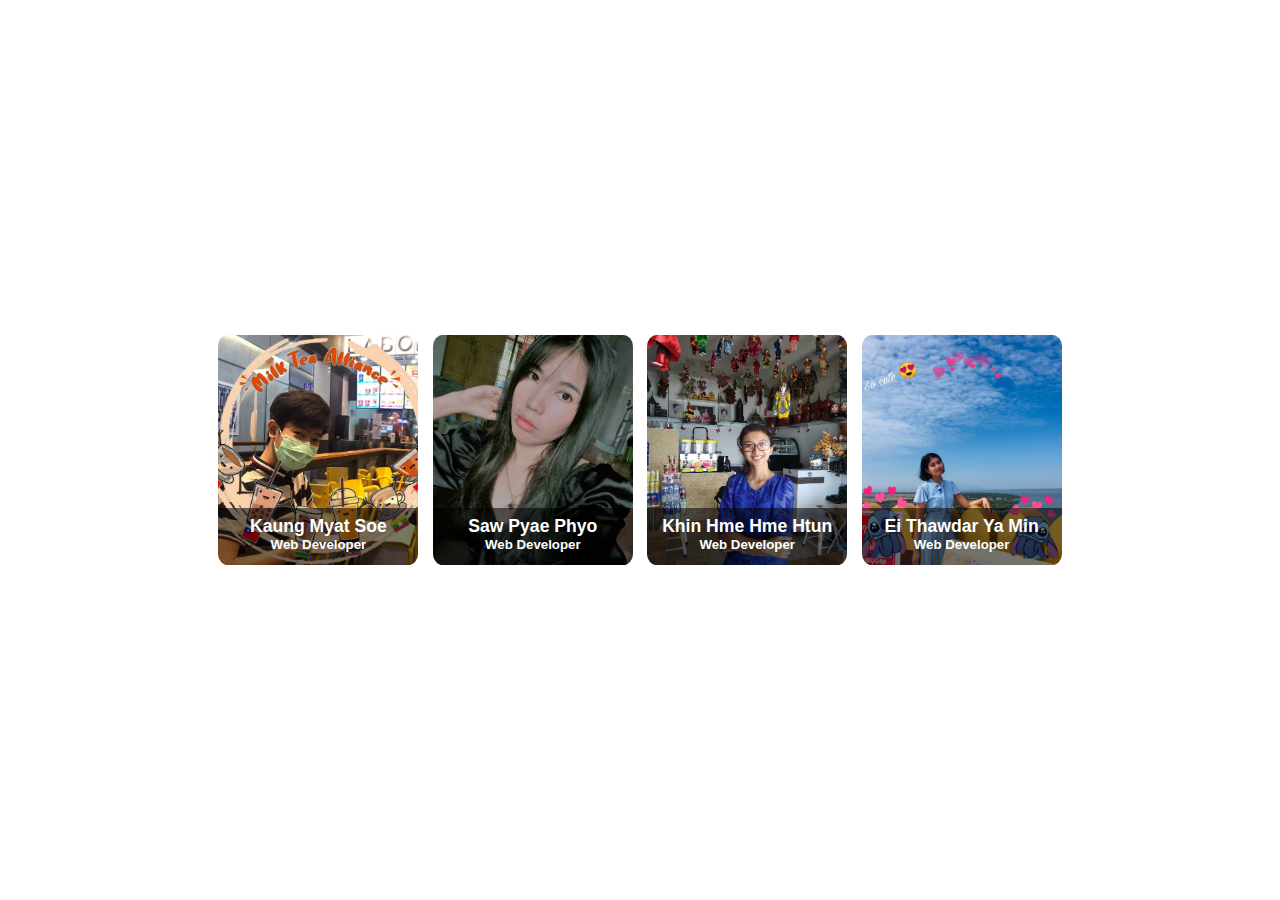
<file: 24122021/index.html>
<!DOCTYPE html>
<html lang="en">
  <head>
    <meta charset="UTF-8" />
    <meta http-equiv="X-UA-Compatible" content="IE=edge" />
    <meta name="viewport" content="width=device-width, initial-scale=1.0" />
    <title>Card simple</title>
    <style>
      * {
        margin: 0;
        padding: 0;
        box-sizing: border-box;
        font-family: "Roboto", sans-serif;
      }

      .container {
        display: flex;
        gap: 0.9rem;
        flex-wrap: wrap;
        justify-content: center;
      }

      .card {
        width: 200px;
        height: 230px;
        border-radius: 5%;
        overflow: hidden;
        position: relative;
      }

      .card > img {
        width: 100%;
        height: 100%;
        object-fit: cover;
      }

      .card-overlay > h4 {
        font-size: 1.1rem;
      }

      .card-overlay {
        font-size: medium;
        position: absolute;
        top: 75%;
        left: 0;
        width: 100%;
        color: white;
        height: 100%;
        background-color: rgba(0, 0, 0, 0.534);
        justify-content: center;
        opacity: 1;
        z-index: 10;
        transition: all 0.5s ease;
        cursor: default;
        text-align: center;
        flex-wrap: wrap;
        padding-top: 0.5rem;
      }

      .card:hover .card-overlay {
        top: 55%;
      }

      .social {
        display: flex;
        gap: 0.9rem;
        justify-content: center;
        margin-top: 1.3rem;
      }

      .card:hover .social {
        top: 86%;
      }

      .social > svg {
        width: 15%;
        height: 15%;
      }
      .social > svg > path {
        transition: all 0.5s ease-out;
      }

      #whatsapp:hover path {
        fill: #25d366;
      }

      #github:hover path {
        fill: #c9510c;
      }

      #linkedin:hover path {
        fill: #0077b5;
      }

      #link:hover path {
        fill: white;
      }

      @keyframes card-animation {
        from {
          transform: translateY(50%);
          opacity: 0;
        }

        to {
          transform: translateY(0);
          opacity: 1;
        }
      }

      .card:nth-child(1) {
        animation: card-animation 0.5s ease-out;
      }

      .card:nth-child(2) {
        animation: card-animation 1s ease-out;
      }

      .card:nth-child(3) {
        animation: card-animation 1.5s ease-out;
      }

      .card:nth-child(4) {
        animation: card-animation 2s ease-out;
      }
      #content {
        height: 100vh !important;
      }
    </style>
  </head>

  <body>
    <div id="content" style="display: grid; place-items: center">
      <div class="container">
        <div class="card">
          <div class="card-overlay">
            <h4>Kaung Myat Soe</h4>
            <h5>Web Developer</h5>
            <div class="social">
              <!-- <img src="../assets/img/whatapp.svg" alt="whatsapp" /> -->
              <svg
                width="15%"
                id="whatsapp"
                height="15%"
                viewBox="0 0 44 44"
                fill="none"
                xmlns="http://www.w3.org/2000/svg"
              >
                <path
                  d="M37.5718 6.39657C35.5455 4.36068 33.1324 2.74662 30.4732 1.64844C27.814 0.550266 24.9618 -0.0100711 22.0829 8.63059e-05C10.0193 8.63059e-05 0.187845 9.78456 0.176796 21.7965C0.176796 25.6438 1.18785 29.3865 3.09668 32.7002L0 44L11.6133 40.9695C14.826 42.71 18.4252 43.6223 22.0829 43.6232H22.0939C34.1602 43.6232 43.9889 33.8387 44 21.8158C44.0028 18.9504 43.4359 16.1128 42.3322 13.4665C41.2285 10.8201 39.6097 8.41735 37.569 6.39657H37.5718ZM22.0829 39.9327C18.8204 39.9338 15.618 39.0598 12.8122 37.4027L12.1492 37.0067L5.25967 38.8052L7.09945 32.1145L6.66851 31.4242C4.84477 28.5376 3.88024 25.1956 3.88674 21.7855C3.88674 11.814 12.0552 3.67957 22.0939 3.67957C24.4855 3.6753 26.8542 4.14233 29.0636 5.05372C31.273 5.96512 33.2793 7.30285 34.9668 8.98981C36.6603 10.6702 38.0028 12.6677 38.9169 14.8672C39.831 17.0666 40.2986 19.4245 40.2928 21.8048C40.2818 31.812 32.1133 39.9327 22.0829 39.9327ZM32.0691 26.3643C31.5249 26.092 28.837 24.7748 28.3315 24.5878C27.8287 24.409 27.4613 24.3155 27.1022 24.86C26.7348 25.4018 25.6851 26.6365 25.3702 26.9913C25.0552 27.357 24.7293 27.3983 24.1823 27.1288C23.6381 26.8538 21.8729 26.2818 19.7845 24.42C18.1547 22.9763 17.0635 21.1888 16.7376 20.647C16.4226 20.1025 16.7072 19.811 16.9807 19.5388C17.221 19.2968 17.5249 18.9008 17.7983 18.5873C18.0746 18.2738 18.1657 18.0428 18.3453 17.6798C18.5249 17.3113 18.4392 16.9978 18.3039 16.7255C18.1657 16.4533 17.0746 13.7665 16.6133 12.683C16.1713 11.6133 15.721 11.7618 15.384 11.748C15.0691 11.7288 14.7017 11.7288 14.3343 11.7288C14.0568 11.7357 13.7838 11.7995 13.5323 11.9164C13.2808 12.0333 13.0563 12.2007 12.8729 12.408C12.3702 12.9525 10.9641 14.2698 10.9641 16.9565C10.9641 19.6433 12.9254 22.2255 13.2017 22.5913C13.4724 22.957 17.0525 28.4542 22.547 30.8192C23.8453 31.383 24.8674 31.7157 25.6657 31.9687C26.9779 32.3867 28.163 32.3235 29.1077 32.1887C30.1574 32.0292 32.3425 30.8687 32.8039 29.5955C33.2569 28.3195 33.2569 27.2305 33.1188 27.0023C32.9834 26.7713 32.616 26.6365 32.0691 26.3643Z"
                  fill="#C8C8C8"
                />
              </svg>

              <!-- <img
                src="../assets/img/github.svg"
                alt="github"
              /> -->

              <svg
                width="44"
                height="44"
                id="github"
                viewBox="0 0 44 44"
                fill="none"
                xmlns="http://www.w3.org/2000/svg"
              >
                <path
                  d="M22 0C9.845 0 0 10.094 0 22.5565C0 32.5377 6.2975 40.9682 15.0425 43.9569C16.1425 44.1543 16.555 43.4776 16.555 42.8855C16.555 42.3498 16.5275 40.5734 16.5275 38.6843C11 39.7276 9.57 37.3027 9.13 36.034C8.8825 35.3855 7.81 33.3836 6.875 32.8478C6.105 32.4249 5.005 31.3817 6.8475 31.3535C8.58 31.3253 9.8175 32.9888 10.23 33.6655C12.21 37.0772 15.3725 36.1185 16.6375 35.5264C16.83 34.0603 17.4075 33.0734 18.04 32.5095C13.145 31.9456 8.03 30.0001 8.03 21.3722C8.03 18.9192 8.8825 16.8892 10.285 15.3102C10.065 14.7463 9.295 12.4342 10.505 9.33274C10.505 9.33274 12.3475 8.74063 16.555 11.6448C18.315 11.1373 20.185 10.8835 22.055 10.8835C23.925 10.8835 25.795 11.1373 27.555 11.6448C31.7625 8.71243 33.605 9.33274 33.605 9.33274C34.815 12.4342 34.045 14.7463 33.825 15.3102C35.2275 16.8892 36.08 18.891 36.08 21.3722C36.08 30.0283 30.9375 31.9456 26.0425 32.5095C26.84 33.2144 27.5275 34.5678 27.5275 36.6824C27.5275 39.6994 27.5 42.1242 27.5 42.8855C27.5 43.4776 27.9125 44.1825 29.0125 43.9569C33.3801 42.4456 37.1754 39.5678 39.8641 35.7288C42.5527 31.8897 43.9992 27.2827 44 22.5565C44 10.094 34.155 0 22 0Z"
                  fill="#C8C8C8"
                />
              </svg>

              <svg
                width="44"
                height="44"
                id="linkedin"
                viewBox="0 0 44 44"
                fill="none"
                xmlns="http://www.w3.org/2000/svg"
              >
                <path
                  d="M0 3.1515C0 1.41075 1.4465 0 3.23125 0H40.7687C42.5535 0 44 1.41075 44 3.1515V40.8485C44 42.5892 42.5535 44 40.7687 44H3.23125C1.4465 44 0 42.5892 0 40.8485V3.1515ZM13.5932 36.8335V16.9648H6.9905V36.8335H13.5932ZM10.2933 14.2505C12.595 14.2505 14.0278 12.727 14.0278 10.8185C13.9865 8.86875 12.5978 7.3865 10.3372 7.3865C8.07675 7.3865 6.6 8.8715 6.6 10.8185C6.6 12.727 8.03275 14.2505 10.2493 14.2505H10.2933ZM23.7903 36.8335V25.7373C23.7903 25.1433 23.8342 24.5492 24.0103 24.1257C24.486 22.9405 25.5723 21.7113 27.3983 21.7113C29.788 21.7113 30.7423 23.5318 30.7423 26.2048V36.8335H37.345V25.4375C37.345 19.3325 34.089 16.4945 29.744 16.4945C26.2405 16.4945 24.6702 18.4195 23.7903 19.7752V19.844H23.7463C23.7609 19.821 23.7755 19.7981 23.7903 19.7752V16.9648H17.1903C17.2727 18.8293 17.1903 36.8335 17.1903 36.8335H23.7903Z"
                  fill="#C8C8C8"
                />
              </svg>

              <!-- <img src="../assets/img/link.svg" alt="link" /> -->
              <svg
                width="44"
                height="44"
                id="link"
                viewBox="0 0 44 44"
                fill="none"
                xmlns="http://www.w3.org/2000/svg"
              >
                <path
                  d="M8.94487 18.1904L3.49231 23.6435C1.25622 25.8798 0 28.9128 0 32.0754C0 35.238 1.25622 38.2711 3.49231 40.5074C5.7284 42.7437 8.76119 44 11.9235 44C15.0858 44 18.1186 42.7437 20.3547 40.5074L27.6195 33.238C28.9679 31.8892 29.9731 30.2367 30.5508 28.419C31.1284 26.6014 31.2617 24.6717 30.9393 22.7919C30.617 20.9121 29.8484 19.137 28.6982 17.6157C27.5479 16.0944 26.0496 14.8713 24.3289 14.049L22 16.378C21.7636 16.6149 21.5579 16.8806 21.388 17.169C22.7174 17.5512 23.9241 18.2738 24.8888 19.2654C25.8534 20.2569 26.5426 21.4831 26.8882 22.8227C27.2338 24.1622 27.2239 25.5688 26.8593 26.9033C26.4948 28.2379 25.7883 29.4542 24.8097 30.432L17.5489 37.6974C16.0575 39.1889 14.0347 40.0269 11.9255 40.0269C9.81629 40.0269 7.79348 39.1889 6.30205 37.6974C4.81062 36.2058 3.97274 34.1828 3.97274 32.0734C3.97274 29.964 4.81062 27.941 6.30205 26.4495L9.45356 23.3017C9.00891 21.6352 8.83712 19.9078 8.94487 18.1864V18.1904Z"
                  fill="#C8C8C8"
                />
                <path
                  d="M16.3806 10.7581C15.0322 12.1068 14.0269 13.7593 13.4493 15.577C12.8716 17.3946 12.7384 19.3244 13.0607 21.2042C13.3831 23.084 14.1516 24.859 15.3019 26.3803C16.4521 27.9016 17.9505 29.1247 19.6712 29.9471L22.7512 26.8628C21.4037 26.5014 20.1751 25.7916 19.1889 24.8048C18.2026 23.8181 17.4934 22.5891 17.1325 21.2414C16.7717 19.8936 16.7719 18.4747 17.1331 17.127C17.4943 15.7794 18.2038 14.5506 19.1903 13.5641L26.4511 6.29864C27.9425 4.80708 29.9654 3.96913 32.0746 3.96913C34.1838 3.96913 36.2066 4.80708 37.698 6.29864C39.1894 7.79021 40.0273 9.8132 40.0273 11.9226C40.0273 14.032 39.1894 16.055 37.698 17.5465L34.5465 20.6944C34.9916 22.3637 35.1625 24.0926 35.0552 25.8096L40.5077 20.3565C42.7438 18.1202 44 15.0872 44 11.9246C44 8.76199 42.7438 5.72892 40.5077 3.49263C38.2716 1.25634 35.2389 0 32.0765 0C28.9142 0 25.8814 1.25634 23.6454 3.49263L16.3806 10.7581Z"
                  fill="#C8C8C8"
                />
              </svg>

              <!-- <img
                src="../assets/img/linkedin.svg"
                alt="linkedin"
              /> -->
            </div>
          </div>
          <img src="../assets/img/kms.jpg" alt="kms" />
        </div>

        <div class="card">
          <div class="card-overlay">
            <h4>Saw Pyae Phyo</h4>
            <h5>Web Developer</h5>
            <div class="social">
              <!-- <img src="../assets/img/whatapp.svg" alt="whatsapp" /> -->
              <svg
                width="15%"
                id="whatsapp"
                height="15%"
                viewBox="0 0 44 44"
                fill="none"
                xmlns="http://www.w3.org/2000/svg"
              >
                <path
                  d="M37.5718 6.39657C35.5455 4.36068 33.1324 2.74662 30.4732 1.64844C27.814 0.550266 24.9618 -0.0100711 22.0829 8.63059e-05C10.0193 8.63059e-05 0.187845 9.78456 0.176796 21.7965C0.176796 25.6438 1.18785 29.3865 3.09668 32.7002L0 44L11.6133 40.9695C14.826 42.71 18.4252 43.6223 22.0829 43.6232H22.0939C34.1602 43.6232 43.9889 33.8387 44 21.8158C44.0028 18.9504 43.4359 16.1128 42.3322 13.4665C41.2285 10.8201 39.6097 8.41735 37.569 6.39657H37.5718ZM22.0829 39.9327C18.8204 39.9338 15.618 39.0598 12.8122 37.4027L12.1492 37.0067L5.25967 38.8052L7.09945 32.1145L6.66851 31.4242C4.84477 28.5376 3.88024 25.1956 3.88674 21.7855C3.88674 11.814 12.0552 3.67957 22.0939 3.67957C24.4855 3.6753 26.8542 4.14233 29.0636 5.05372C31.273 5.96512 33.2793 7.30285 34.9668 8.98981C36.6603 10.6702 38.0028 12.6677 38.9169 14.8672C39.831 17.0666 40.2986 19.4245 40.2928 21.8048C40.2818 31.812 32.1133 39.9327 22.0829 39.9327ZM32.0691 26.3643C31.5249 26.092 28.837 24.7748 28.3315 24.5878C27.8287 24.409 27.4613 24.3155 27.1022 24.86C26.7348 25.4018 25.6851 26.6365 25.3702 26.9913C25.0552 27.357 24.7293 27.3983 24.1823 27.1288C23.6381 26.8538 21.8729 26.2818 19.7845 24.42C18.1547 22.9763 17.0635 21.1888 16.7376 20.647C16.4226 20.1025 16.7072 19.811 16.9807 19.5388C17.221 19.2968 17.5249 18.9008 17.7983 18.5873C18.0746 18.2738 18.1657 18.0428 18.3453 17.6798C18.5249 17.3113 18.4392 16.9978 18.3039 16.7255C18.1657 16.4533 17.0746 13.7665 16.6133 12.683C16.1713 11.6133 15.721 11.7618 15.384 11.748C15.0691 11.7288 14.7017 11.7288 14.3343 11.7288C14.0568 11.7357 13.7838 11.7995 13.5323 11.9164C13.2808 12.0333 13.0563 12.2007 12.8729 12.408C12.3702 12.9525 10.9641 14.2698 10.9641 16.9565C10.9641 19.6433 12.9254 22.2255 13.2017 22.5913C13.4724 22.957 17.0525 28.4542 22.547 30.8192C23.8453 31.383 24.8674 31.7157 25.6657 31.9687C26.9779 32.3867 28.163 32.3235 29.1077 32.1887C30.1574 32.0292 32.3425 30.8687 32.8039 29.5955C33.2569 28.3195 33.2569 27.2305 33.1188 27.0023C32.9834 26.7713 32.616 26.6365 32.0691 26.3643Z"
                  fill="#C8C8C8"
                />
              </svg>

              <!-- <img
                    src="../assets/img/github.svg"
                    alt="github"
                  /> -->

              <svg
                width="44"
                height="44"
                id="github"
                viewBox="0 0 44 44"
                fill="none"
                xmlns="http://www.w3.org/2000/svg"
              >
                <path
                  d="M22 0C9.845 0 0 10.094 0 22.5565C0 32.5377 6.2975 40.9682 15.0425 43.9569C16.1425 44.1543 16.555 43.4776 16.555 42.8855C16.555 42.3498 16.5275 40.5734 16.5275 38.6843C11 39.7276 9.57 37.3027 9.13 36.034C8.8825 35.3855 7.81 33.3836 6.875 32.8478C6.105 32.4249 5.005 31.3817 6.8475 31.3535C8.58 31.3253 9.8175 32.9888 10.23 33.6655C12.21 37.0772 15.3725 36.1185 16.6375 35.5264C16.83 34.0603 17.4075 33.0734 18.04 32.5095C13.145 31.9456 8.03 30.0001 8.03 21.3722C8.03 18.9192 8.8825 16.8892 10.285 15.3102C10.065 14.7463 9.295 12.4342 10.505 9.33274C10.505 9.33274 12.3475 8.74063 16.555 11.6448C18.315 11.1373 20.185 10.8835 22.055 10.8835C23.925 10.8835 25.795 11.1373 27.555 11.6448C31.7625 8.71243 33.605 9.33274 33.605 9.33274C34.815 12.4342 34.045 14.7463 33.825 15.3102C35.2275 16.8892 36.08 18.891 36.08 21.3722C36.08 30.0283 30.9375 31.9456 26.0425 32.5095C26.84 33.2144 27.5275 34.5678 27.5275 36.6824C27.5275 39.6994 27.5 42.1242 27.5 42.8855C27.5 43.4776 27.9125 44.1825 29.0125 43.9569C33.3801 42.4456 37.1754 39.5678 39.8641 35.7288C42.5527 31.8897 43.9992 27.2827 44 22.5565C44 10.094 34.155 0 22 0Z"
                  fill="#C8C8C8"
                />
              </svg>

              <svg
                width="44"
                height="44"
                id="linkedin"
                viewBox="0 0 44 44"
                fill="none"
                xmlns="http://www.w3.org/2000/svg"
              >
                <path
                  d="M0 3.1515C0 1.41075 1.4465 0 3.23125 0H40.7687C42.5535 0 44 1.41075 44 3.1515V40.8485C44 42.5892 42.5535 44 40.7687 44H3.23125C1.4465 44 0 42.5892 0 40.8485V3.1515ZM13.5932 36.8335V16.9648H6.9905V36.8335H13.5932ZM10.2933 14.2505C12.595 14.2505 14.0278 12.727 14.0278 10.8185C13.9865 8.86875 12.5978 7.3865 10.3372 7.3865C8.07675 7.3865 6.6 8.8715 6.6 10.8185C6.6 12.727 8.03275 14.2505 10.2493 14.2505H10.2933ZM23.7903 36.8335V25.7373C23.7903 25.1433 23.8342 24.5492 24.0103 24.1257C24.486 22.9405 25.5723 21.7113 27.3983 21.7113C29.788 21.7113 30.7423 23.5318 30.7423 26.2048V36.8335H37.345V25.4375C37.345 19.3325 34.089 16.4945 29.744 16.4945C26.2405 16.4945 24.6702 18.4195 23.7903 19.7752V19.844H23.7463C23.7609 19.821 23.7755 19.7981 23.7903 19.7752V16.9648H17.1903C17.2727 18.8293 17.1903 36.8335 17.1903 36.8335H23.7903Z"
                  fill="#C8C8C8"
                />
              </svg>

              <!-- <img src="../assets/img/link.svg" alt="link" /> -->
              <svg
                width="44"
                height="44"
                id="link"
                viewBox="0 0 44 44"
                fill="none"
                xmlns="http://www.w3.org/2000/svg"
              >
                <path
                  d="M8.94487 18.1904L3.49231 23.6435C1.25622 25.8798 0 28.9128 0 32.0754C0 35.238 1.25622 38.2711 3.49231 40.5074C5.7284 42.7437 8.76119 44 11.9235 44C15.0858 44 18.1186 42.7437 20.3547 40.5074L27.6195 33.238C28.9679 31.8892 29.9731 30.2367 30.5508 28.419C31.1284 26.6014 31.2617 24.6717 30.9393 22.7919C30.617 20.9121 29.8484 19.137 28.6982 17.6157C27.5479 16.0944 26.0496 14.8713 24.3289 14.049L22 16.378C21.7636 16.6149 21.5579 16.8806 21.388 17.169C22.7174 17.5512 23.9241 18.2738 24.8888 19.2654C25.8534 20.2569 26.5426 21.4831 26.8882 22.8227C27.2338 24.1622 27.2239 25.5688 26.8593 26.9033C26.4948 28.2379 25.7883 29.4542 24.8097 30.432L17.5489 37.6974C16.0575 39.1889 14.0347 40.0269 11.9255 40.0269C9.81629 40.0269 7.79348 39.1889 6.30205 37.6974C4.81062 36.2058 3.97274 34.1828 3.97274 32.0734C3.97274 29.964 4.81062 27.941 6.30205 26.4495L9.45356 23.3017C9.00891 21.6352 8.83712 19.9078 8.94487 18.1864V18.1904Z"
                  fill="#C8C8C8"
                />
                <path
                  d="M16.3806 10.7581C15.0322 12.1068 14.0269 13.7593 13.4493 15.577C12.8716 17.3946 12.7384 19.3244 13.0607 21.2042C13.3831 23.084 14.1516 24.859 15.3019 26.3803C16.4521 27.9016 17.9505 29.1247 19.6712 29.9471L22.7512 26.8628C21.4037 26.5014 20.1751 25.7916 19.1889 24.8048C18.2026 23.8181 17.4934 22.5891 17.1325 21.2414C16.7717 19.8936 16.7719 18.4747 17.1331 17.127C17.4943 15.7794 18.2038 14.5506 19.1903 13.5641L26.4511 6.29864C27.9425 4.80708 29.9654 3.96913 32.0746 3.96913C34.1838 3.96913 36.2066 4.80708 37.698 6.29864C39.1894 7.79021 40.0273 9.8132 40.0273 11.9226C40.0273 14.032 39.1894 16.055 37.698 17.5465L34.5465 20.6944C34.9916 22.3637 35.1625 24.0926 35.0552 25.8096L40.5077 20.3565C42.7438 18.1202 44 15.0872 44 11.9246C44 8.76199 42.7438 5.72892 40.5077 3.49263C38.2716 1.25634 35.2389 0 32.0765 0C28.9142 0 25.8814 1.25634 23.6454 3.49263L16.3806 10.7581Z"
                  fill="#C8C8C8"
                />
              </svg>

              <!-- <img
                    src="../assets/img/linkedin.svg"
                    alt="linkedin"
                  /> -->
            </div>
          </div>
          <img src="../assets/img/spp.jpg" alt="spp" />
        </div>

        <div class="card">
          <div class="card-overlay">
            <h4>Khin Hme Hme Htun</h4>
            <h5>Web Developer</h5>
            <div class="social">
              <!-- <img src="../assets/img/whatapp.svg" alt="whatsapp" /> -->
              <svg
                width="15%"
                id="whatsapp"
                height="15%"
                viewBox="0 0 44 44"
                fill="none"
                xmlns="http://www.w3.org/2000/svg"
              >
                <path
                  d="M37.5718 6.39657C35.5455 4.36068 33.1324 2.74662 30.4732 1.64844C27.814 0.550266 24.9618 -0.0100711 22.0829 8.63059e-05C10.0193 8.63059e-05 0.187845 9.78456 0.176796 21.7965C0.176796 25.6438 1.18785 29.3865 3.09668 32.7002L0 44L11.6133 40.9695C14.826 42.71 18.4252 43.6223 22.0829 43.6232H22.0939C34.1602 43.6232 43.9889 33.8387 44 21.8158C44.0028 18.9504 43.4359 16.1128 42.3322 13.4665C41.2285 10.8201 39.6097 8.41735 37.569 6.39657H37.5718ZM22.0829 39.9327C18.8204 39.9338 15.618 39.0598 12.8122 37.4027L12.1492 37.0067L5.25967 38.8052L7.09945 32.1145L6.66851 31.4242C4.84477 28.5376 3.88024 25.1956 3.88674 21.7855C3.88674 11.814 12.0552 3.67957 22.0939 3.67957C24.4855 3.6753 26.8542 4.14233 29.0636 5.05372C31.273 5.96512 33.2793 7.30285 34.9668 8.98981C36.6603 10.6702 38.0028 12.6677 38.9169 14.8672C39.831 17.0666 40.2986 19.4245 40.2928 21.8048C40.2818 31.812 32.1133 39.9327 22.0829 39.9327ZM32.0691 26.3643C31.5249 26.092 28.837 24.7748 28.3315 24.5878C27.8287 24.409 27.4613 24.3155 27.1022 24.86C26.7348 25.4018 25.6851 26.6365 25.3702 26.9913C25.0552 27.357 24.7293 27.3983 24.1823 27.1288C23.6381 26.8538 21.8729 26.2818 19.7845 24.42C18.1547 22.9763 17.0635 21.1888 16.7376 20.647C16.4226 20.1025 16.7072 19.811 16.9807 19.5388C17.221 19.2968 17.5249 18.9008 17.7983 18.5873C18.0746 18.2738 18.1657 18.0428 18.3453 17.6798C18.5249 17.3113 18.4392 16.9978 18.3039 16.7255C18.1657 16.4533 17.0746 13.7665 16.6133 12.683C16.1713 11.6133 15.721 11.7618 15.384 11.748C15.0691 11.7288 14.7017 11.7288 14.3343 11.7288C14.0568 11.7357 13.7838 11.7995 13.5323 11.9164C13.2808 12.0333 13.0563 12.2007 12.8729 12.408C12.3702 12.9525 10.9641 14.2698 10.9641 16.9565C10.9641 19.6433 12.9254 22.2255 13.2017 22.5913C13.4724 22.957 17.0525 28.4542 22.547 30.8192C23.8453 31.383 24.8674 31.7157 25.6657 31.9687C26.9779 32.3867 28.163 32.3235 29.1077 32.1887C30.1574 32.0292 32.3425 30.8687 32.8039 29.5955C33.2569 28.3195 33.2569 27.2305 33.1188 27.0023C32.9834 26.7713 32.616 26.6365 32.0691 26.3643Z"
                  fill="#C8C8C8"
                />
              </svg>

              <!-- <img
                    src="../assets/img/github.svg"
                    alt="github"
                  /> -->

              <svg
                width="44"
                height="44"
                id="github"
                viewBox="0 0 44 44"
                fill="none"
                xmlns="http://www.w3.org/2000/svg"
              >
                <path
                  d="M22 0C9.845 0 0 10.094 0 22.5565C0 32.5377 6.2975 40.9682 15.0425 43.9569C16.1425 44.1543 16.555 43.4776 16.555 42.8855C16.555 42.3498 16.5275 40.5734 16.5275 38.6843C11 39.7276 9.57 37.3027 9.13 36.034C8.8825 35.3855 7.81 33.3836 6.875 32.8478C6.105 32.4249 5.005 31.3817 6.8475 31.3535C8.58 31.3253 9.8175 32.9888 10.23 33.6655C12.21 37.0772 15.3725 36.1185 16.6375 35.5264C16.83 34.0603 17.4075 33.0734 18.04 32.5095C13.145 31.9456 8.03 30.0001 8.03 21.3722C8.03 18.9192 8.8825 16.8892 10.285 15.3102C10.065 14.7463 9.295 12.4342 10.505 9.33274C10.505 9.33274 12.3475 8.74063 16.555 11.6448C18.315 11.1373 20.185 10.8835 22.055 10.8835C23.925 10.8835 25.795 11.1373 27.555 11.6448C31.7625 8.71243 33.605 9.33274 33.605 9.33274C34.815 12.4342 34.045 14.7463 33.825 15.3102C35.2275 16.8892 36.08 18.891 36.08 21.3722C36.08 30.0283 30.9375 31.9456 26.0425 32.5095C26.84 33.2144 27.5275 34.5678 27.5275 36.6824C27.5275 39.6994 27.5 42.1242 27.5 42.8855C27.5 43.4776 27.9125 44.1825 29.0125 43.9569C33.3801 42.4456 37.1754 39.5678 39.8641 35.7288C42.5527 31.8897 43.9992 27.2827 44 22.5565C44 10.094 34.155 0 22 0Z"
                  fill="#C8C8C8"
                />
              </svg>

              <svg
                width="44"
                height="44"
                id="linkedin"
                viewBox="0 0 44 44"
                fill="none"
                xmlns="http://www.w3.org/2000/svg"
              >
                <path
                  d="M0 3.1515C0 1.41075 1.4465 0 3.23125 0H40.7687C42.5535 0 44 1.41075 44 3.1515V40.8485C44 42.5892 42.5535 44 40.7687 44H3.23125C1.4465 44 0 42.5892 0 40.8485V3.1515ZM13.5932 36.8335V16.9648H6.9905V36.8335H13.5932ZM10.2933 14.2505C12.595 14.2505 14.0278 12.727 14.0278 10.8185C13.9865 8.86875 12.5978 7.3865 10.3372 7.3865C8.07675 7.3865 6.6 8.8715 6.6 10.8185C6.6 12.727 8.03275 14.2505 10.2493 14.2505H10.2933ZM23.7903 36.8335V25.7373C23.7903 25.1433 23.8342 24.5492 24.0103 24.1257C24.486 22.9405 25.5723 21.7113 27.3983 21.7113C29.788 21.7113 30.7423 23.5318 30.7423 26.2048V36.8335H37.345V25.4375C37.345 19.3325 34.089 16.4945 29.744 16.4945C26.2405 16.4945 24.6702 18.4195 23.7903 19.7752V19.844H23.7463C23.7609 19.821 23.7755 19.7981 23.7903 19.7752V16.9648H17.1903C17.2727 18.8293 17.1903 36.8335 17.1903 36.8335H23.7903Z"
                  fill="#C8C8C8"
                />
              </svg>

              <!-- <img src="../assets/img/link.svg" alt="link" /> -->
              <svg
                width="44"
                height="44"
                id="link"
                viewBox="0 0 44 44"
                fill="none"
                xmlns="http://www.w3.org/2000/svg"
              >
                <path
                  d="M8.94487 18.1904L3.49231 23.6435C1.25622 25.8798 0 28.9128 0 32.0754C0 35.238 1.25622 38.2711 3.49231 40.5074C5.7284 42.7437 8.76119 44 11.9235 44C15.0858 44 18.1186 42.7437 20.3547 40.5074L27.6195 33.238C28.9679 31.8892 29.9731 30.2367 30.5508 28.419C31.1284 26.6014 31.2617 24.6717 30.9393 22.7919C30.617 20.9121 29.8484 19.137 28.6982 17.6157C27.5479 16.0944 26.0496 14.8713 24.3289 14.049L22 16.378C21.7636 16.6149 21.5579 16.8806 21.388 17.169C22.7174 17.5512 23.9241 18.2738 24.8888 19.2654C25.8534 20.2569 26.5426 21.4831 26.8882 22.8227C27.2338 24.1622 27.2239 25.5688 26.8593 26.9033C26.4948 28.2379 25.7883 29.4542 24.8097 30.432L17.5489 37.6974C16.0575 39.1889 14.0347 40.0269 11.9255 40.0269C9.81629 40.0269 7.79348 39.1889 6.30205 37.6974C4.81062 36.2058 3.97274 34.1828 3.97274 32.0734C3.97274 29.964 4.81062 27.941 6.30205 26.4495L9.45356 23.3017C9.00891 21.6352 8.83712 19.9078 8.94487 18.1864V18.1904Z"
                  fill="#C8C8C8"
                />
                <path
                  d="M16.3806 10.7581C15.0322 12.1068 14.0269 13.7593 13.4493 15.577C12.8716 17.3946 12.7384 19.3244 13.0607 21.2042C13.3831 23.084 14.1516 24.859 15.3019 26.3803C16.4521 27.9016 17.9505 29.1247 19.6712 29.9471L22.7512 26.8628C21.4037 26.5014 20.1751 25.7916 19.1889 24.8048C18.2026 23.8181 17.4934 22.5891 17.1325 21.2414C16.7717 19.8936 16.7719 18.4747 17.1331 17.127C17.4943 15.7794 18.2038 14.5506 19.1903 13.5641L26.4511 6.29864C27.9425 4.80708 29.9654 3.96913 32.0746 3.96913C34.1838 3.96913 36.2066 4.80708 37.698 6.29864C39.1894 7.79021 40.0273 9.8132 40.0273 11.9226C40.0273 14.032 39.1894 16.055 37.698 17.5465L34.5465 20.6944C34.9916 22.3637 35.1625 24.0926 35.0552 25.8096L40.5077 20.3565C42.7438 18.1202 44 15.0872 44 11.9246C44 8.76199 42.7438 5.72892 40.5077 3.49263C38.2716 1.25634 35.2389 0 32.0765 0C28.9142 0 25.8814 1.25634 23.6454 3.49263L16.3806 10.7581Z"
                  fill="#C8C8C8"
                />
              </svg>

              <!-- <img
                    src="../assets/img/linkedin.svg"
                    alt="linkedin"
                  /> -->
            </div>
          </div>
          <img src="../assets/img/khhh.jpg" alt="khhh" />
        </div>

        <div class="card">
          <div class="card-overlay">
            <h4>Ei Thawdar Ya Min</h4>
            <h5>Web Developer</h5>
            <div class="social">
              <!-- <img src="../assets/img/whatapp.svg" alt="whatsapp" /> -->
              <svg
                width="15%"
                id="whatsapp"
                height="15%"
                viewBox="0 0 44 44"
                fill="none"
                xmlns="http://www.w3.org/2000/svg"
              >
                <path
                  d="M37.5718 6.39657C35.5455 4.36068 33.1324 2.74662 30.4732 1.64844C27.814 0.550266 24.9618 -0.0100711 22.0829 8.63059e-05C10.0193 8.63059e-05 0.187845 9.78456 0.176796 21.7965C0.176796 25.6438 1.18785 29.3865 3.09668 32.7002L0 44L11.6133 40.9695C14.826 42.71 18.4252 43.6223 22.0829 43.6232H22.0939C34.1602 43.6232 43.9889 33.8387 44 21.8158C44.0028 18.9504 43.4359 16.1128 42.3322 13.4665C41.2285 10.8201 39.6097 8.41735 37.569 6.39657H37.5718ZM22.0829 39.9327C18.8204 39.9338 15.618 39.0598 12.8122 37.4027L12.1492 37.0067L5.25967 38.8052L7.09945 32.1145L6.66851 31.4242C4.84477 28.5376 3.88024 25.1956 3.88674 21.7855C3.88674 11.814 12.0552 3.67957 22.0939 3.67957C24.4855 3.6753 26.8542 4.14233 29.0636 5.05372C31.273 5.96512 33.2793 7.30285 34.9668 8.98981C36.6603 10.6702 38.0028 12.6677 38.9169 14.8672C39.831 17.0666 40.2986 19.4245 40.2928 21.8048C40.2818 31.812 32.1133 39.9327 22.0829 39.9327ZM32.0691 26.3643C31.5249 26.092 28.837 24.7748 28.3315 24.5878C27.8287 24.409 27.4613 24.3155 27.1022 24.86C26.7348 25.4018 25.6851 26.6365 25.3702 26.9913C25.0552 27.357 24.7293 27.3983 24.1823 27.1288C23.6381 26.8538 21.8729 26.2818 19.7845 24.42C18.1547 22.9763 17.0635 21.1888 16.7376 20.647C16.4226 20.1025 16.7072 19.811 16.9807 19.5388C17.221 19.2968 17.5249 18.9008 17.7983 18.5873C18.0746 18.2738 18.1657 18.0428 18.3453 17.6798C18.5249 17.3113 18.4392 16.9978 18.3039 16.7255C18.1657 16.4533 17.0746 13.7665 16.6133 12.683C16.1713 11.6133 15.721 11.7618 15.384 11.748C15.0691 11.7288 14.7017 11.7288 14.3343 11.7288C14.0568 11.7357 13.7838 11.7995 13.5323 11.9164C13.2808 12.0333 13.0563 12.2007 12.8729 12.408C12.3702 12.9525 10.9641 14.2698 10.9641 16.9565C10.9641 19.6433 12.9254 22.2255 13.2017 22.5913C13.4724 22.957 17.0525 28.4542 22.547 30.8192C23.8453 31.383 24.8674 31.7157 25.6657 31.9687C26.9779 32.3867 28.163 32.3235 29.1077 32.1887C30.1574 32.0292 32.3425 30.8687 32.8039 29.5955C33.2569 28.3195 33.2569 27.2305 33.1188 27.0023C32.9834 26.7713 32.616 26.6365 32.0691 26.3643Z"
                  fill="#C8C8C8"
                />
              </svg>

              <!-- <img
                    src="../assets/img/github.svg"
                    alt="github"
                  /> -->

              <svg
                width="44"
                height="44"
                id="github"
                viewBox="0 0 44 44"
                fill="none"
                xmlns="http://www.w3.org/2000/svg"
              >
                <path
                  d="M22 0C9.845 0 0 10.094 0 22.5565C0 32.5377 6.2975 40.9682 15.0425 43.9569C16.1425 44.1543 16.555 43.4776 16.555 42.8855C16.555 42.3498 16.5275 40.5734 16.5275 38.6843C11 39.7276 9.57 37.3027 9.13 36.034C8.8825 35.3855 7.81 33.3836 6.875 32.8478C6.105 32.4249 5.005 31.3817 6.8475 31.3535C8.58 31.3253 9.8175 32.9888 10.23 33.6655C12.21 37.0772 15.3725 36.1185 16.6375 35.5264C16.83 34.0603 17.4075 33.0734 18.04 32.5095C13.145 31.9456 8.03 30.0001 8.03 21.3722C8.03 18.9192 8.8825 16.8892 10.285 15.3102C10.065 14.7463 9.295 12.4342 10.505 9.33274C10.505 9.33274 12.3475 8.74063 16.555 11.6448C18.315 11.1373 20.185 10.8835 22.055 10.8835C23.925 10.8835 25.795 11.1373 27.555 11.6448C31.7625 8.71243 33.605 9.33274 33.605 9.33274C34.815 12.4342 34.045 14.7463 33.825 15.3102C35.2275 16.8892 36.08 18.891 36.08 21.3722C36.08 30.0283 30.9375 31.9456 26.0425 32.5095C26.84 33.2144 27.5275 34.5678 27.5275 36.6824C27.5275 39.6994 27.5 42.1242 27.5 42.8855C27.5 43.4776 27.9125 44.1825 29.0125 43.9569C33.3801 42.4456 37.1754 39.5678 39.8641 35.7288C42.5527 31.8897 43.9992 27.2827 44 22.5565C44 10.094 34.155 0 22 0Z"
                  fill="#C8C8C8"
                />
              </svg>

              <svg
                width="44"
                height="44"
                id="linkedin"
                viewBox="0 0 44 44"
                fill="none"
                xmlns="http://www.w3.org/2000/svg"
              >
                <path
                  d="M0 3.1515C0 1.41075 1.4465 0 3.23125 0H40.7687C42.5535 0 44 1.41075 44 3.1515V40.8485C44 42.5892 42.5535 44 40.7687 44H3.23125C1.4465 44 0 42.5892 0 40.8485V3.1515ZM13.5932 36.8335V16.9648H6.9905V36.8335H13.5932ZM10.2933 14.2505C12.595 14.2505 14.0278 12.727 14.0278 10.8185C13.9865 8.86875 12.5978 7.3865 10.3372 7.3865C8.07675 7.3865 6.6 8.8715 6.6 10.8185C6.6 12.727 8.03275 14.2505 10.2493 14.2505H10.2933ZM23.7903 36.8335V25.7373C23.7903 25.1433 23.8342 24.5492 24.0103 24.1257C24.486 22.9405 25.5723 21.7113 27.3983 21.7113C29.788 21.7113 30.7423 23.5318 30.7423 26.2048V36.8335H37.345V25.4375C37.345 19.3325 34.089 16.4945 29.744 16.4945C26.2405 16.4945 24.6702 18.4195 23.7903 19.7752V19.844H23.7463C23.7609 19.821 23.7755 19.7981 23.7903 19.7752V16.9648H17.1903C17.2727 18.8293 17.1903 36.8335 17.1903 36.8335H23.7903Z"
                  fill="#C8C8C8"
                />
              </svg>

              <!-- <img src="../assets/img/link.svg" alt="link" /> -->
              <svg
                width="44"
                height="44"
                id="link"
                viewBox="0 0 44 44"
                fill="none"
                xmlns="http://www.w3.org/2000/svg"
              >
                <path
                  d="M8.94487 18.1904L3.49231 23.6435C1.25622 25.8798 0 28.9128 0 32.0754C0 35.238 1.25622 38.2711 3.49231 40.5074C5.7284 42.7437 8.76119 44 11.9235 44C15.0858 44 18.1186 42.7437 20.3547 40.5074L27.6195 33.238C28.9679 31.8892 29.9731 30.2367 30.5508 28.419C31.1284 26.6014 31.2617 24.6717 30.9393 22.7919C30.617 20.9121 29.8484 19.137 28.6982 17.6157C27.5479 16.0944 26.0496 14.8713 24.3289 14.049L22 16.378C21.7636 16.6149 21.5579 16.8806 21.388 17.169C22.7174 17.5512 23.9241 18.2738 24.8888 19.2654C25.8534 20.2569 26.5426 21.4831 26.8882 22.8227C27.2338 24.1622 27.2239 25.5688 26.8593 26.9033C26.4948 28.2379 25.7883 29.4542 24.8097 30.432L17.5489 37.6974C16.0575 39.1889 14.0347 40.0269 11.9255 40.0269C9.81629 40.0269 7.79348 39.1889 6.30205 37.6974C4.81062 36.2058 3.97274 34.1828 3.97274 32.0734C3.97274 29.964 4.81062 27.941 6.30205 26.4495L9.45356 23.3017C9.00891 21.6352 8.83712 19.9078 8.94487 18.1864V18.1904Z"
                  fill="#C8C8C8"
                />
                <path
                  d="M16.3806 10.7581C15.0322 12.1068 14.0269 13.7593 13.4493 15.577C12.8716 17.3946 12.7384 19.3244 13.0607 21.2042C13.3831 23.084 14.1516 24.859 15.3019 26.3803C16.4521 27.9016 17.9505 29.1247 19.6712 29.9471L22.7512 26.8628C21.4037 26.5014 20.1751 25.7916 19.1889 24.8048C18.2026 23.8181 17.4934 22.5891 17.1325 21.2414C16.7717 19.8936 16.7719 18.4747 17.1331 17.127C17.4943 15.7794 18.2038 14.5506 19.1903 13.5641L26.4511 6.29864C27.9425 4.80708 29.9654 3.96913 32.0746 3.96913C34.1838 3.96913 36.2066 4.80708 37.698 6.29864C39.1894 7.79021 40.0273 9.8132 40.0273 11.9226C40.0273 14.032 39.1894 16.055 37.698 17.5465L34.5465 20.6944C34.9916 22.3637 35.1625 24.0926 35.0552 25.8096L40.5077 20.3565C42.7438 18.1202 44 15.0872 44 11.9246C44 8.76199 42.7438 5.72892 40.5077 3.49263C38.2716 1.25634 35.2389 0 32.0765 0C28.9142 0 25.8814 1.25634 23.6454 3.49263L16.3806 10.7581Z"
                  fill="#C8C8C8"
                />
              </svg>

              <!-- <img
                    src="../assets/img/linkedin.svg"
                    alt="linkedin"
                  /> -->
            </div>
          </div>
          <img src="../assets/img/ety.jpg" alt="ety" />
        </div>
      </div>
    </div>
  </body>
</html>
</file>
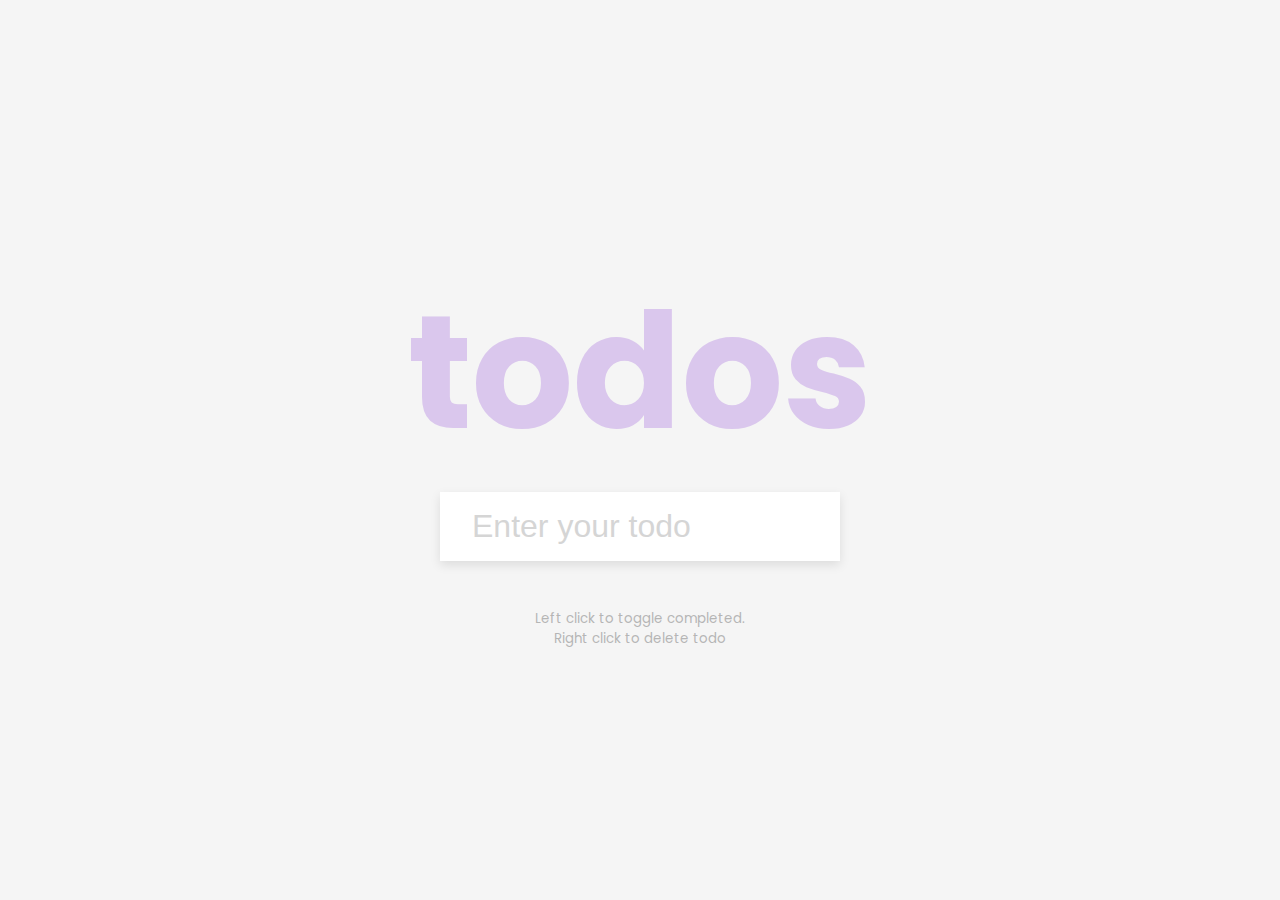
<file: 10012022/todolist/index.html>
<!DOCTYPE html>
<html lang="en">
  <head>
    <meta charset="UTF-8" />
    <meta http-equiv="X-UA-Compatible" content="IE=edge" />
    <meta name="viewport" content="width=device-width, initial-scale=1.0" />
    <title>To Do List</title>
    <link rel="stylesheet" href="style.css" />
  </head>
  <body>
    <h1>todos</h1>
    <form id="form">
      <input
        type="text"
        class="input"
        id="input"
        placeholder="Enter your todo"
        autocomplete="off"
      />

      <ul class="todos" id="todos"></ul>
    </form>
    <small
      >Left click to toggle completed. <br />
      Right click to delete todo</small
    >

    <script src="script.js"></script>
  </body>
</html>
</file>
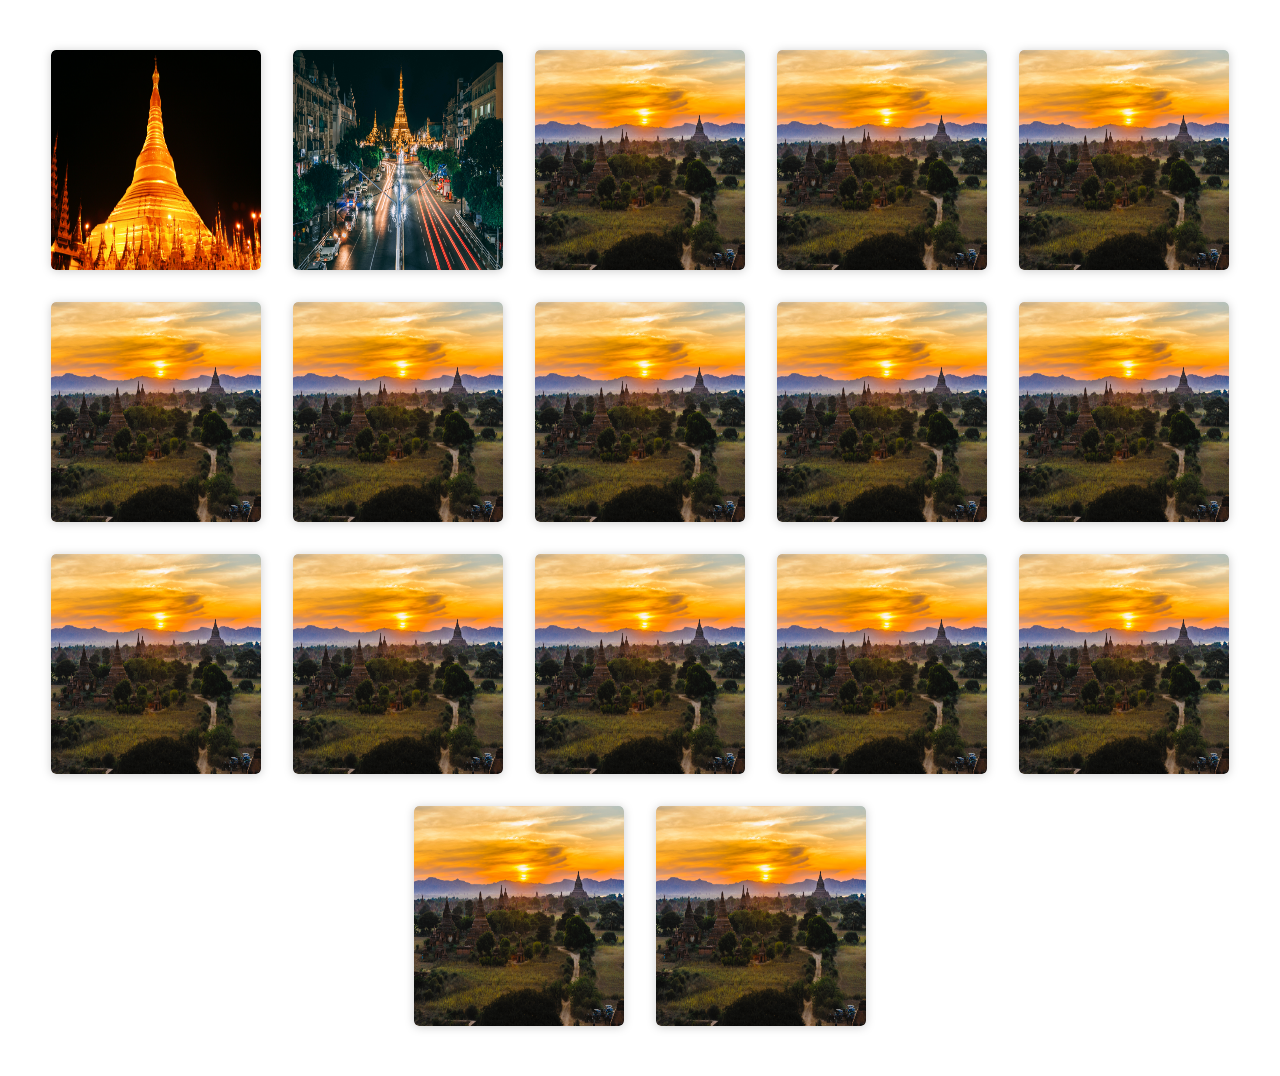
<file: Card.html>
<!DOCTYPE html>
<html lang="en">
  <head>
    <meta charset="UTF-8" />
    <meta http-equiv="X-UA-Compatible" content="IE=edge" />
    <meta name="viewport" content="width=device-width, initial-scale=1.0" />
    <title>Card</title>
    <style>
      * {
        margin: 0;
        padding: 0;
        box-sizing: border-box;
        font-family: "Roboto", sans-serif;
      }

      .card-list {
        display: flex;
        gap: 2rem;
        width: 100%;
        margin: 50px auto;
        justify-content: center;
        position: relative;
        flex-wrap: wrap;
      }

      .card {
        width: 210px;
        height: 220px;
        border-radius: 5px;
        filter: drop-shadow(0px 1px 5px rgb(204, 204, 204));
        position: relative;
        overflow: hidden;
      }

      .card {
        animation: card-animation 0.6s ease-in-out;
      }

      /* .card:nth-child(2) {
        animation: card-animation 0.8s ease;
      }

      .card:nth-child(3) {
        animation: card-animation 1.2s ease;
      } */

      .card > img {
        border-radius: 5px;
        width: 100%;
        height: 100%;
        transition: all 1s ease;
        z-index: 1000;
      }

      .text-overlay {
        content: "";
        position: absolute;
        top: 0;
        left: 0;
        width: 100%;
        height: 100%;
        display: flex;
        align-items: center;
        justify-content: center;
        background-color: rgba(0, 0, 0, 0.632);
        color: white;
        transition: all 0.5s ease;
        opacity: 0;
        z-index: 100;
      }

      .text-overlay > h4 {
        cursor: default;
      }

      .card:hover .text-overlay {
        opacity: 1;
      }

      .card:hover img {
        transform: scale(1.1);
      }

      @keyframes card-animation {
        0% {
          opacity: 0;
          transform: translateY(50%);
        }
        100% {
          transform: translateY(0);
          opacity: 1;
        }
      }
    </style>
  </head>
  <body>
      <div class="card-list">
        <div class="card">
          <div class="text-overlay">
            <h4>Shwedagadon Pagoda</h4>
          </div>
          <img src="assets/img/shwedagadon.jpg" alt="Shwedagadon" />
        </div>
        <div class="card">
          <div class="text-overlay">
            <h4>Sule Pagoda</h4>
          </div>
          <img src="assets/img/Sule.jpg" alt="Sule" />
        </div>
        <div class="card">
          <div class="text-overlay">
            <h4>Nyaung U</h4>
          </div>
          <img src="assets/img/NyaungU.jpg" alt="Nyaung U" />
        </div>
        <div class="card">
          <div class="text-overlay">
            <h4>Nyaung U</h4>
          </div>
          <img src="assets/img/NyaungU.jpg" alt="Nyaung U" />
        </div>
        <div class="card">
          <div class="text-overlay">
            <h4>Nyaung U</h4>
          </div>
          <img src="assets/img/NyaungU.jpg" alt="Nyaung U" />
        </div>
        <div class="card">
          <div class="text-overlay">
            <h4>Nyaung U</h4>
          </div>
          <img src="assets/img/NyaungU.jpg" alt="Nyaung U" />
        </div>
        <div class="card">
          <div class="text-overlay">
            <h4>Nyaung U</h4>
          </div>
          <img src="assets/img/NyaungU.jpg" alt="Nyaung U" />
        </div>
        <div class="card">
          <div class="text-overlay">
            <h4>Nyaung U</h4>
          </div>
          <img src="assets/img/NyaungU.jpg" alt="Nyaung U" />
        </div>
        <div class="card">
          <div class="text-overlay">
            <h4>Nyaung U</h4>
          </div>
          <img src="assets/img/NyaungU.jpg" alt="Nyaung U" />
        </div>
        <div class="card">
          <div class="text-overlay">
            <h4>Nyaung U</h4>
          </div>
          <img src="assets/img/NyaungU.jpg" alt="Nyaung U" />
        </div>
        <div class="card">
          <div class="text-overlay">
            <h4>Nyaung U</h4>
          </div>
          <img src="assets/img/NyaungU.jpg" alt="Nyaung U" />
        </div>
        <div class="card">
          <div class="text-overlay">
            <h4>Nyaung U</h4>
          </div>
          <img src="assets/img/NyaungU.jpg" alt="Nyaung U" />
        </div>
        <div class="card">
          <div class="text-overlay">
            <h4>Nyaung U</h4>
          </div>
          <img src="assets/img/NyaungU.jpg" alt="Nyaung U" />
        </div>
        <div class="card">
          <div class="text-overlay">
            <h4>Nyaung U</h4>
          </div>
          <img src="assets/img/NyaungU.jpg" alt="Nyaung U" />
        </div>
        <div class="card">
          <div class="text-overlay">
            <h4>Nyaung U</h4>
          </div>
          <img src="assets/img/NyaungU.jpg" alt="Nyaung U" />
        </div>
        <div class="card">
          <div class="text-overlay">
            <h4>Nyaung U</h4>
          </div>
          <img src="assets/img/NyaungU.jpg" alt="Nyaung U" />
        </div>
        <div class="card">
          <div class="text-overlay">
            <h4>Nyaung U</h4>
          </div>
          <img src="assets/img/NyaungU.jpg" alt="Nyaung U" />
        </div>
      </div>
  </body>
</html>
</file>
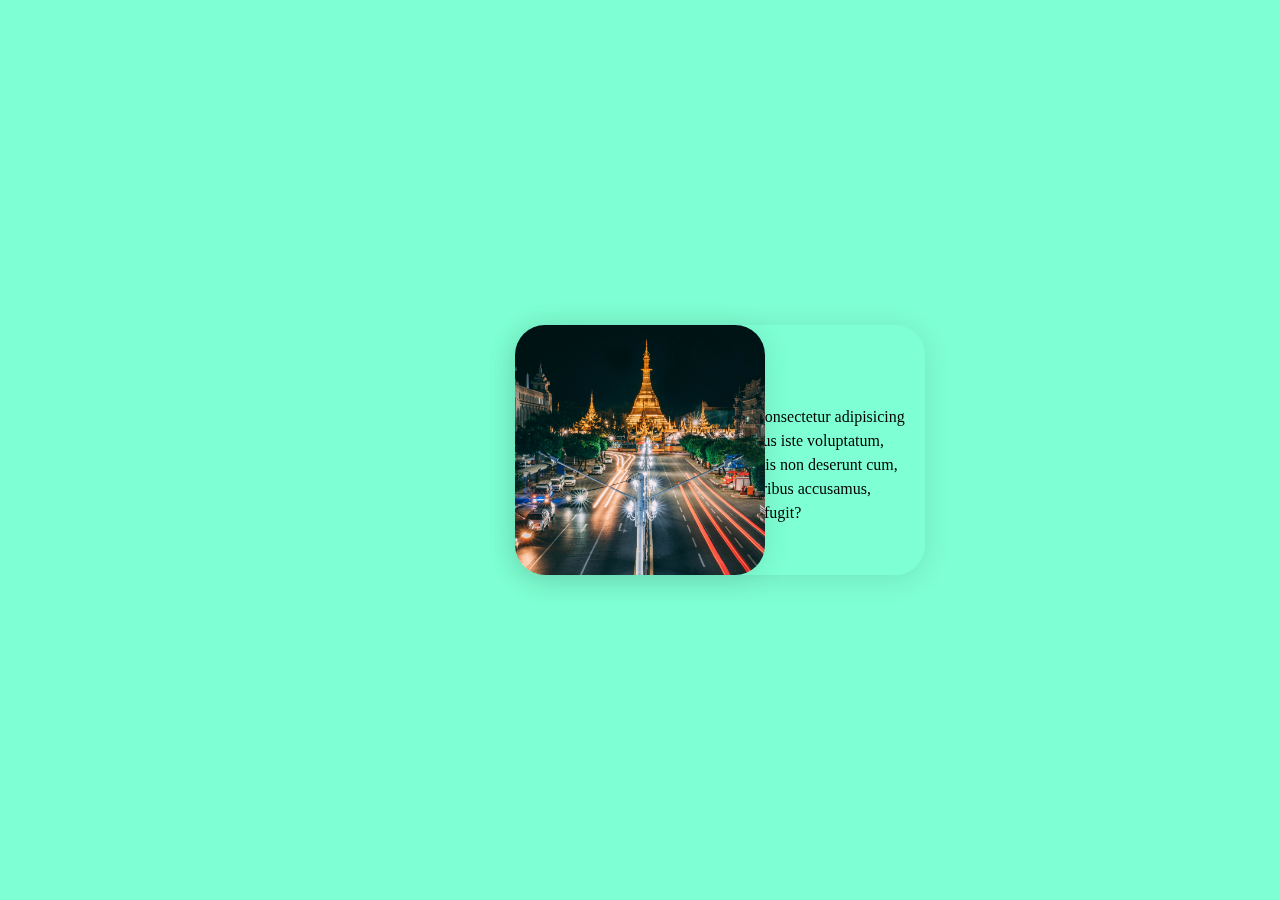
<file: exercise.html>
<!DOCTYPE html>
<html lang="en">
  <head>
    <meta charset="UTF-8" />
    <meta http-equiv="X-UA-Compatible" content="IE=edge" />
    <meta name="viewport" content="width=device-width, initial-scale=1.0" />
    <title>Document</title>

    <style>
      * {
        padding: 0;
        margin: 0;
        box-sizing: border-box;
      }

      body {
        background-color: #7fffd4;
      }

      .card {
        width: 250px;
        height: 250px;
        border-radius: 30px;
        /* overflow: hidden; */
        position: relative;
        box-shadow: 0 4px 30px rgba(0, 0, 0, 0.1);
      }

      .card .img {
        width: 100%;
        height: 100%;
      }

      img {
        width: 100%;
        height: 100%;
        object-fit: cover;
        border-radius: 30px;
      }

      .text {
        position: absolute;
        bottom: 0;
        left: 0;
        width: 100%;
        height: calc(100% + 70px);
        padding: 2em 1em;
        display: flex;
        flex-direction: column;
        row-gap: 10px;
        background-color: #7bd3b6;
        filter: blur(0px);
        border-radius: 30px 30px;
        z-index: -1;
        /* From https://css.glass */
        /* From https://css.glass */
        background: rgba(127, 255, 212, 0.35);
        box-shadow: 0 4px 30px rgba(0, 0, 0, 0.1);
        backdrop-filter: blur(0px);
        -webkit-backdrop-filter: blur(0px);
        border: 1px solid rgba(127, 255, 212, 0.08);
        transition: bottom 0.5s cubic-bezier(0.86,0,0.07,1);
      }

      .text p {
        line-height: 1.5em;
      }

      .container {
        display: flex;
        justify-content: center;
        align-items: center;
        height: 100vh;
      }

      .card:hover .text {
        bottom: 90%;
      }

      @media (min-width: 768px) {
        .text {
          top: 0;
          left: 0;
          width: calc(100% + 160px);
          height: 100%;
          transition: left 0.5s cubic-bezier(0.86,0,0.07,1);
          padding-left: 3.5em;
        }

        .card:hover .text {
          left: 83%;
        }
      }
    </style>
  </head>
  <body>
    <div class="container">
      <div class="card">
        <div class="text">
          <h1>Hello</h1>
          <p>
            Lorem, ipsum dolor sit amet consectetur adipisicing elit. Ratione,
            porro. Temporibus iste voluptatum, quis maiores perferendis debitis
            non deserunt cum, aspernatur eligendi error doloribus accusamus,
            sapiente rerum cumque culpa fugit?
          </p>
        </div>
        <div class="img">
          <img src="./assets/img/Sule.jpg" alt="" />
        </div>
      </div>
    </div>
  </body>
</html>
</file>
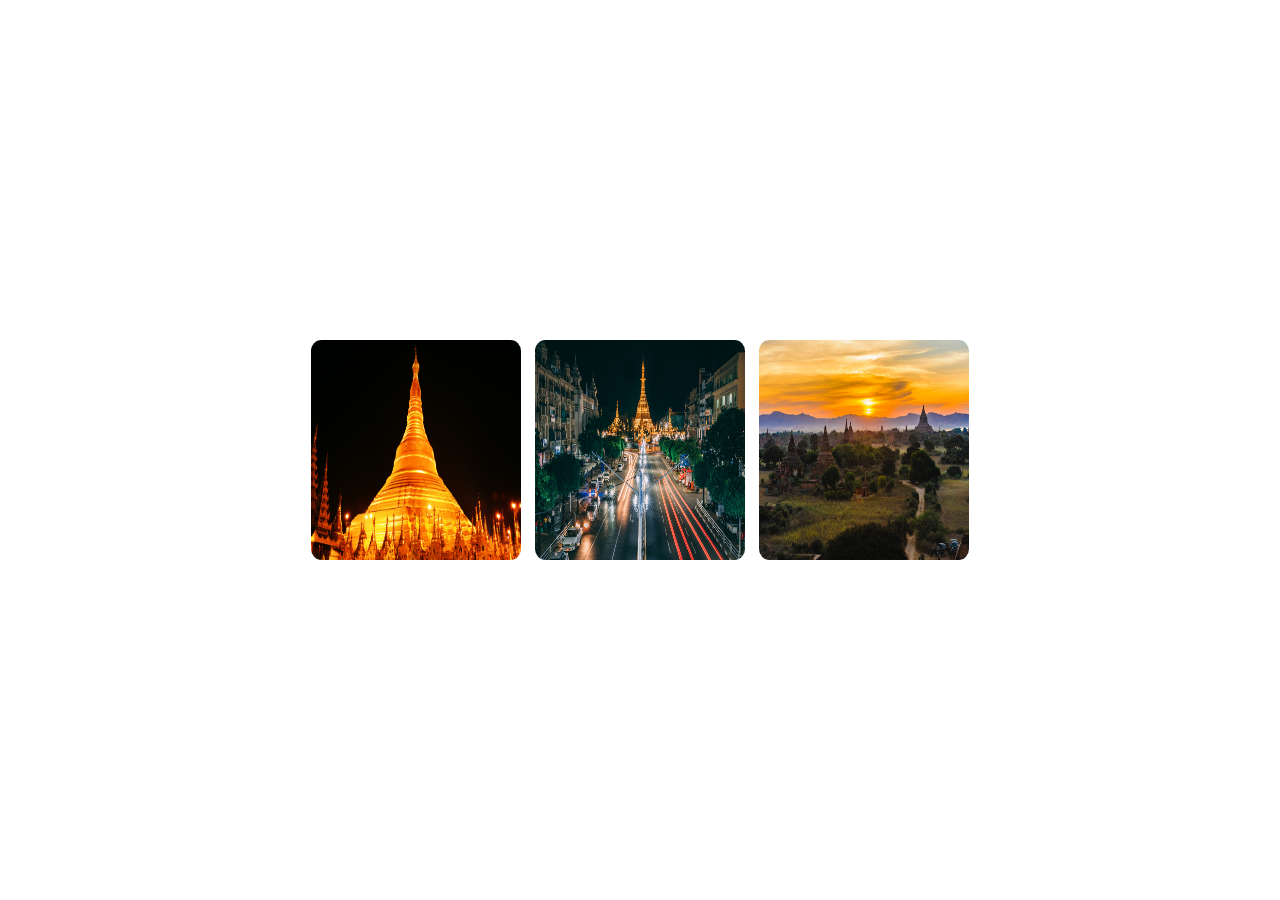
<file: 19122021/Card.html>
<!DOCTYPE html>
<html lang="en">
  <head>
    <meta charset="UTF-8" />
    <meta http-equiv="X-UA-Compatible" content="IE=edge" />
    <meta name="viewport" content="width=device-width, initial-scale=1.0" />
    <title>Card Sample</title>
    <style>
      * {
        margin: 0;
        padding: 0;
        box-sizing: border-box;
        font-family: "Roboto", sans-serif;
      }

      .container {
        display: flex;
        gap: 0.9rem;
      }
      .card {
        width: 210px;
        height: 220px;
        border-radius: 5%;
        overflow: hidden;
        position: relative;
      }
      .card > img {
        width: 100%;
        height: 100%;
      }
      .card-overlay {
        display: flex;
        position: absolute;
        top: 0;
        left: 0;
        width: 100%;
        color: white;
        height: 100%;
        background-color: rgba(0, 0, 0, 0.466);
        justify-content: center;
        align-items: center;
        opacity: 0;
        z-index: 10;
        transition: all 0.5s ease;
      }

      .card-overlay > h4 {
        cursor: default;
      }

      .card:hover img {
        transform: scale(1.1);
      }
      .card > img {
        transition: all 0.5s ease-in-out;
      }

      .card:hover .card-overlay {
        opacity: 1;
      }

      .card:nth-child(1){
        animation: card-animation 1s ease-out  ;
      }

      .card:nth-child(2){
        animation: card-animation 2s ease-out  ;
      }
      .card:nth-child(3){
        animation: card-animation 3s ease-out  ;
      }

      @keyframes card-animation {
        from {
          transform: translateY(50%);
          opacity: 0;
        }
        to {
          transform: translateY(0);
          opacity: 1;
        }
      }
    </style>
  </head>
  <body>
    <div
      style="
        display: flex;
        justify-content: center;
        align-items: center;
        height: 100vh;
      "
    >
      <div class="container">
        <div class="card">
          <div class="card-overlay">
            <h4>Shwedagon Pagoda</h4>
          </div>

          <img src="../assets/img/shwedagadon.jpg" alt="Shwedagon Pagoda" />
        </div>
        <div class="card">
          <div class="card-overlay">
            <h4>Sule</h4>
          </div>
          <img src="../assets/img/Sule.jpg" alt="Sule" />
        </div>
        <div class="card">
          <div class="card-overlay">
            <h4>Nyaung U</h4>
          </div>

          <img src="../assets/img/NyaungU.jpg" alt="NyaungU" />
        </div>
      </div>
    </div>
  </body>
</html>
</file>
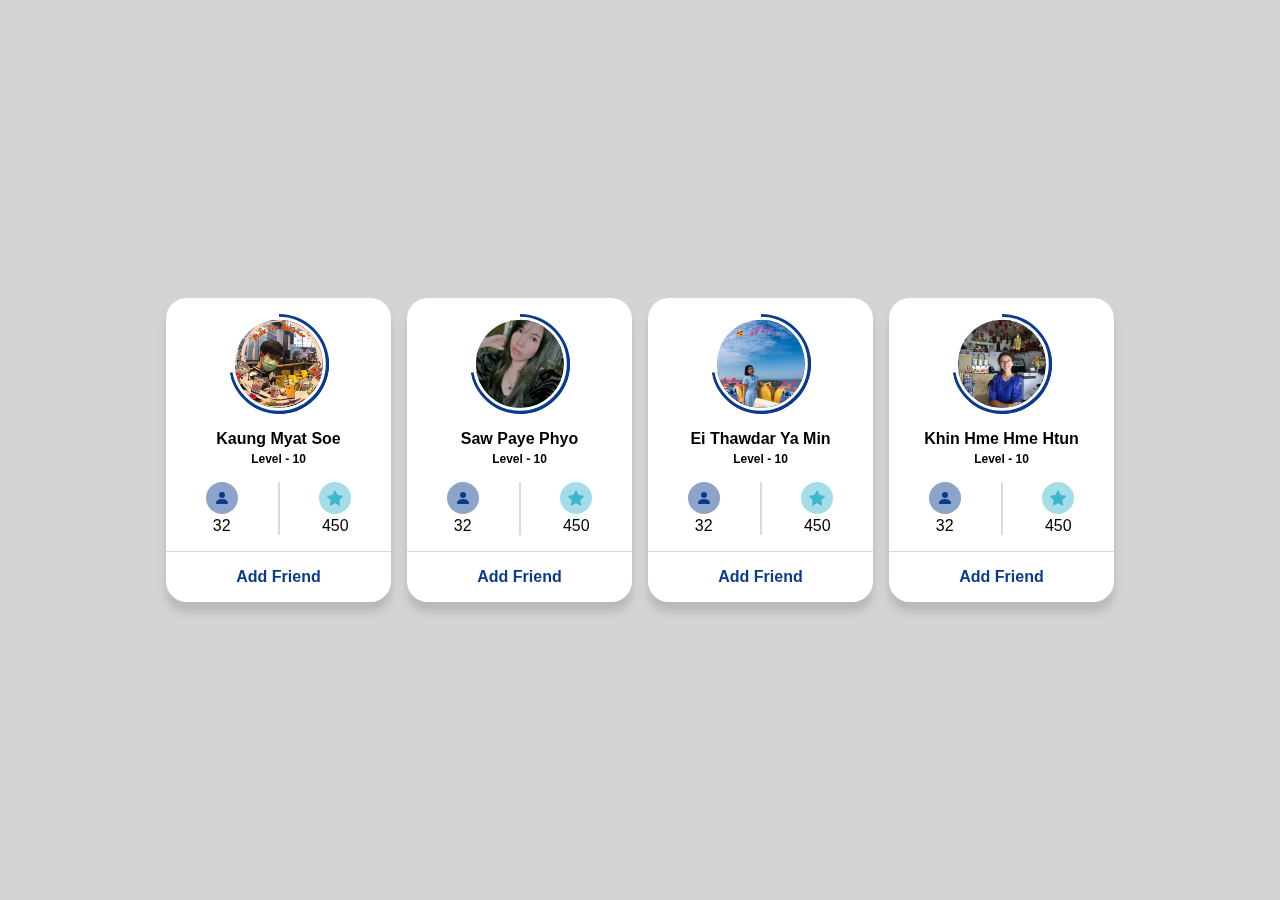
<file: 27122021/profile-card.html>
<!DOCTYPE html>
<html lang="en">
  <head>
    <meta charset="UTF-8" />
    <meta http-equiv="X-UA-Compatible" content="IE=edge" />
    <meta name="viewport" content="width=device-width, initial-scale=1.0" />
    <title>Profile Card</title>
    <style>
      * {
        margin: 0;
        padding: 0;
        box-sizing: border-box;
        font-family: "Roboto", sans-serif;
      }

      :root {
        --primary: #093a8b;
        --primary-o1: #093b8b77;
        --secondary: #3db6ce;
        --secondary-o1: #3db6ce77;
      }

      html,
      body {
        display: grid;
        height: 100%;
        place-items: center;
        background: #d4d4d4;
        align-content: center;
      }

      .card-list {
        display: flex;
        gap: 1rem;
      }

      .card {
        filter: drop-shadow(0px 10px 4px #b8b8b8);
        background-color: white;
        width: 14.0625rem;
        display: flex;
        flex-direction: column;
        align-items: center;
        border-radius: 1.3rem;
        overflow: hidden;
      }

      .circle-image-profile {
        height: 100px;
        width: 100px;
        position: relative;
        margin: 1rem 0;
      }

      .circle-image-profile .inner {
        position: absolute;
        z-index: 10;
        top: 50%;
        left: 50%;
        transform: translate(-50%, -50%);
        width: 5.9rem;
        height: 5.9rem;
        border-radius: 100%;
        border: 3px solid white;
        object-fit: cover;
      }

      .bar {
        position: absolute;
        width: 100%;
        height: 100%;
        border-radius: 50%;
        background: var(--primary);
        clip: rect(0, 100px, 100px, 50px);
        z-index: 3;
      }

      .left {
        transform: rotate(80deg);
        z-index: 3;
      }

      .name-info {
        text-align: center;
        color: black;
        margin-bottom: 1rem;
      }
      .name-info .name {
        margin-bottom: 0.3rem;
      }

      .name-info .level {
        font-size: 0.75rem;
      }

      .member-info {
        display: flex;
        justify-content: space-evenly;
        width: 100%;
        margin-bottom: 1rem;
      }

      .follower {
        text-align: center;
      }

      .point {
        text-align: center;
      }

      .icon {
        width: 32px;
        height: 32px;
        margin-bottom: 0.2rem;
        border-radius: 100%;
        display: flex;
        justify-content: center;
        align-items: center;
      }

      .follower .icon {
        background-color: var(--primary-o1);
        color: var(--primary);
      }

      .point .icon {
        background-color: var(--secondary-o1);
        color: var(--secondary);
      }

      .add-friend {
        width: 100%;
        border-top: 1px solid #dbdbdb;
        text-align: center;
        padding: 1rem;
        color: var(--primary);
        font-size: medium;
        font-weight: bold;
        cursor: pointer;
      }

      .card:nth-child(1) {
        animation: fadeInDown;
        animation-duration: 0.5s;
      }
      .card:nth-child(2) {
        animation: fadeInDown;
        animation-duration: 0.8s;
      }
      .card:nth-child(3) {
        animation: fadeInDown;
        animation-duration: 1.1s;
      }
      .card:nth-child(4) {
        animation: fadeInDown;
        animation-duration: 1.4s;
      }

      @media (max-width: 880px) {
        .card-list {
          flex-wrap: wrap;
          justify-content: center;
        }
      }

      @media (max-width: 470px) {
        html,
        body {
          height: auto !important;
        }
      }
    </style>
    <link
      rel="stylesheet"
      href="https://cdnjs.cloudflare.com/ajax/libs/animate.css/4.1.1/animate.min.css"
    />
  </head>
  <body>
    <div class="container">
      <div class="card-list">
        <div class="card animate__animated">
          <div class="circle-image-profile">
            <img src="../assets/img/kms.jpg" class="inner" alt="KMS" />

            <div class="bar left"></div>
            <div class="bar right"></div>
          </div>

          <div class="name-info">
            <h4 class="name">Kaung Myat Soe</h4>
            <h5 class="level">Level - 10</h5>
          </div>

          <div class="member-info">
            <div class="follower">
              <div class="icon">
                <svg
                  xmlns="http://www.w3.org/2000/svg"
                  width="16"
                  height="16"
                  fill="currentColor"
                  class="bi bi-person-fill"
                  viewBox="0 0 16 16"
                >
                  <path
                    d="M3 14s-1 0-1-1 1-4 6-4 6 3 6 4-1 1-1 1H3zm5-6a3 3 0 1 0 0-6 3 3 0 0 0 0 6z"
                  />
                </svg>
              </div>
              <div class="number">32</div>
            </div>
            <div style="border: 0.5px solid #dbdbdb"></div>
            <div class="point">
              <div class="icon">
                <svg
                  xmlns="http://www.w3.org/2000/svg"
                  width="16"
                  height="16"
                  fill="currentColor"
                  class="bi bi-star-fill"
                  viewBox="0 0 16 16"
                >
                  <path
                    d="M3.612 15.443c-.386.198-.824-.149-.746-.592l.83-4.73L.173 6.765c-.329-.314-.158-.888.283-.95l4.898-.696L7.538.792c.197-.39.73-.39.927 0l2.184 4.327 4.898.696c.441.062.612.636.282.95l-3.522 3.356.83 4.73c.078.443-.36.79-.746.592L8 13.187l-4.389 2.256z"
                  />
                </svg>
              </div>
              <div class="number">450</div>
            </div>
          </div>

          <div class="add-friend">Add Friend</div>
        </div>

        <div class="card animate__animated animate__bounceInDown">
          <div class="circle-image-profile">
            <img src="../assets/img/spp.jpg" class="inner" alt="spp" />

            <div class="bar left"></div>
            <div class="bar right"></div>
          </div>

          <div class="name-info">
            <h4 class="name">Saw Paye Phyo</h4>
            <h5 class="level">Level - 10</h5>
          </div>

          <div class="member-info">
            <div class="follower">
              <div class="icon">
                <svg
                  xmlns="http://www.w3.org/2000/svg"
                  width="16"
                  height="16"
                  fill="currentColor"
                  class="bi bi-person-fill"
                  viewBox="0 0 16 16"
                >
                  <path
                    d="M3 14s-1 0-1-1 1-4 6-4 6 3 6 4-1 1-1 1H3zm5-6a3 3 0 1 0 0-6 3 3 0 0 0 0 6z"
                  />
                </svg>
              </div>
              <div class="number">32</div>
            </div>
            <div style="border: 0.5px solid #dbdbdb"></div>
            <div class="point">
              <div class="icon">
                <svg
                  xmlns="http://www.w3.org/2000/svg"
                  width="16"
                  height="16"
                  fill="currentColor"
                  class="bi bi-star-fill"
                  viewBox="0 0 16 16"
                >
                  <path
                    d="M3.612 15.443c-.386.198-.824-.149-.746-.592l.83-4.73L.173 6.765c-.329-.314-.158-.888.283-.95l4.898-.696L7.538.792c.197-.39.73-.39.927 0l2.184 4.327 4.898.696c.441.062.612.636.282.95l-3.522 3.356.83 4.73c.078.443-.36.79-.746.592L8 13.187l-4.389 2.256z"
                  />
                </svg>
              </div>
              <div class="number">450</div>
            </div>
          </div>

          <div class="add-friend">Add Friend</div>
        </div>
        <div class="card animate__animated animate__bounceInDown">
          <div class="circle-image-profile">
            <img src="../assets/img/ety.jpg" class="inner" alt="ety" />

            <div class="bar left"></div>
            <div class="bar right"></div>
          </div>

          <div class="name-info">
            <h4 class="name">Ei Thawdar Ya Min</h4>
            <h5 class="level">Level - 10</h5>
          </div>

          <div class="member-info">
            <div class="follower">
              <div class="icon">
                <svg
                  xmlns="http://www.w3.org/2000/svg"
                  width="16"
                  height="16"
                  fill="currentColor"
                  class="bi bi-person-fill"
                  viewBox="0 0 16 16"
                >
                  <path
                    d="M3 14s-1 0-1-1 1-4 6-4 6 3 6 4-1 1-1 1H3zm5-6a3 3 0 1 0 0-6 3 3 0 0 0 0 6z"
                  />
                </svg>
              </div>
              <div class="number">32</div>
            </div>
            <div style="border: 0.5px solid #dbdbdb"></div>
            <div class="point">
              <div class="icon">
                <svg
                  xmlns="http://www.w3.org/2000/svg"
                  width="16"
                  height="16"
                  fill="currentColor"
                  class="bi bi-star-fill"
                  viewBox="0 0 16 16"
                >
                  <path
                    d="M3.612 15.443c-.386.198-.824-.149-.746-.592l.83-4.73L.173 6.765c-.329-.314-.158-.888.283-.95l4.898-.696L7.538.792c.197-.39.73-.39.927 0l2.184 4.327 4.898.696c.441.062.612.636.282.95l-3.522 3.356.83 4.73c.078.443-.36.79-.746.592L8 13.187l-4.389 2.256z"
                  />
                </svg>
              </div>
              <div class="number">450</div>
            </div>
          </div>

          <div class="add-friend">Add Friend</div>
        </div>
        <div class="card animate__animated animate__bounceInDown">
          <div class="circle-image-profile">
            <img src="../assets/img/khhh.jpg" class="inner" alt="khhh" />

            <div class="bar left"></div>
            <div class="bar right"></div>
          </div>

          <div class="name-info">
            <h4 class="name">Khin Hme Hme Htun</h4>
            <h5 class="level">Level - 10</h5>
          </div>

          <div class="member-info">
            <div class="follower">
              <div class="icon">
                <svg
                  xmlns="http://www.w3.org/2000/svg"
                  width="16"
                  height="16"
                  fill="currentColor"
                  class="bi bi-person-fill"
                  viewBox="0 0 16 16"
                >
                  <path
                    d="M3 14s-1 0-1-1 1-4 6-4 6 3 6 4-1 1-1 1H3zm5-6a3 3 0 1 0 0-6 3 3 0 0 0 0 6z"
                  />
                </svg>
              </div>
              <div class="number">32</div>
            </div>
            <div style="border: 0.5px solid #dbdbdb"></div>
            <div class="point">
              <div class="icon">
                <svg
                  xmlns="http://www.w3.org/2000/svg"
                  width="16"
                  height="16"
                  fill="currentColor"
                  class="bi bi-star-fill"
                  viewBox="0 0 16 16"
                >
                  <path
                    d="M3.612 15.443c-.386.198-.824-.149-.746-.592l.83-4.73L.173 6.765c-.329-.314-.158-.888.283-.95l4.898-.696L7.538.792c.197-.39.73-.39.927 0l2.184 4.327 4.898.696c.441.062.612.636.282.95l-3.522 3.356.83 4.73c.078.443-.36.79-.746.592L8 13.187l-4.389 2.256z"
                  />
                </svg>
              </div>
              <div class="number">450</div>
            </div>
          </div>

          <div class="add-friend">Add Friend</div>
        </div>
      </div>
    </div>
  </body>
</html>
</file>
<file: 10012022/todolist/style.css>
@import url("https://fonts.googleapis.com/css2?family=Poppins:wght@200;400&display=swap");

* {
  margin: 0;
  padding: 0;
  box-sizing: border-box;
}

body {
  background-color: #f5f5f5;
  color: #444;
  font-family: "Poppins", sans-serif;
  display: flex;
  flex-direction: column;
  align-items: center;
  justify-content: center;
  height: 100vh;
}

h1 {
  color: rgb(179, 131, 226);
  font-size: 10rem;
  text-align: center;
  opacity: 0.4;
}

form {
  box-shadow: 0 4px 10px rgba(0, 0, 0, 0.1);
  max-width: 100%;
  width: 400px;
}

.input {
  border: none;
  color: #444;
  font-size: 2rem;
  padding: 1rem 2rem;
  display: block;
  width: 100%;
}

.input::placeholder {
  color: #d5d5d5;
}

.input:focus {
  outline-color: rgb(179, 131, 226);
}

.todos {
  background-color: #fff;
  list-style-type: none;
}

.todos li {
  border-top: 1px solid #e5e5e5;
  cursor: pointer;
  font-size: 1.5rem;
  padding: 1rem 2rem;
}

.todos li.completed {
  color: #b6b6b6;
  text-decoration: line-through;
}

small {
  color: #b5b5b5;
  margin-top: 3rem;
  text-align: center;
}
</file>
